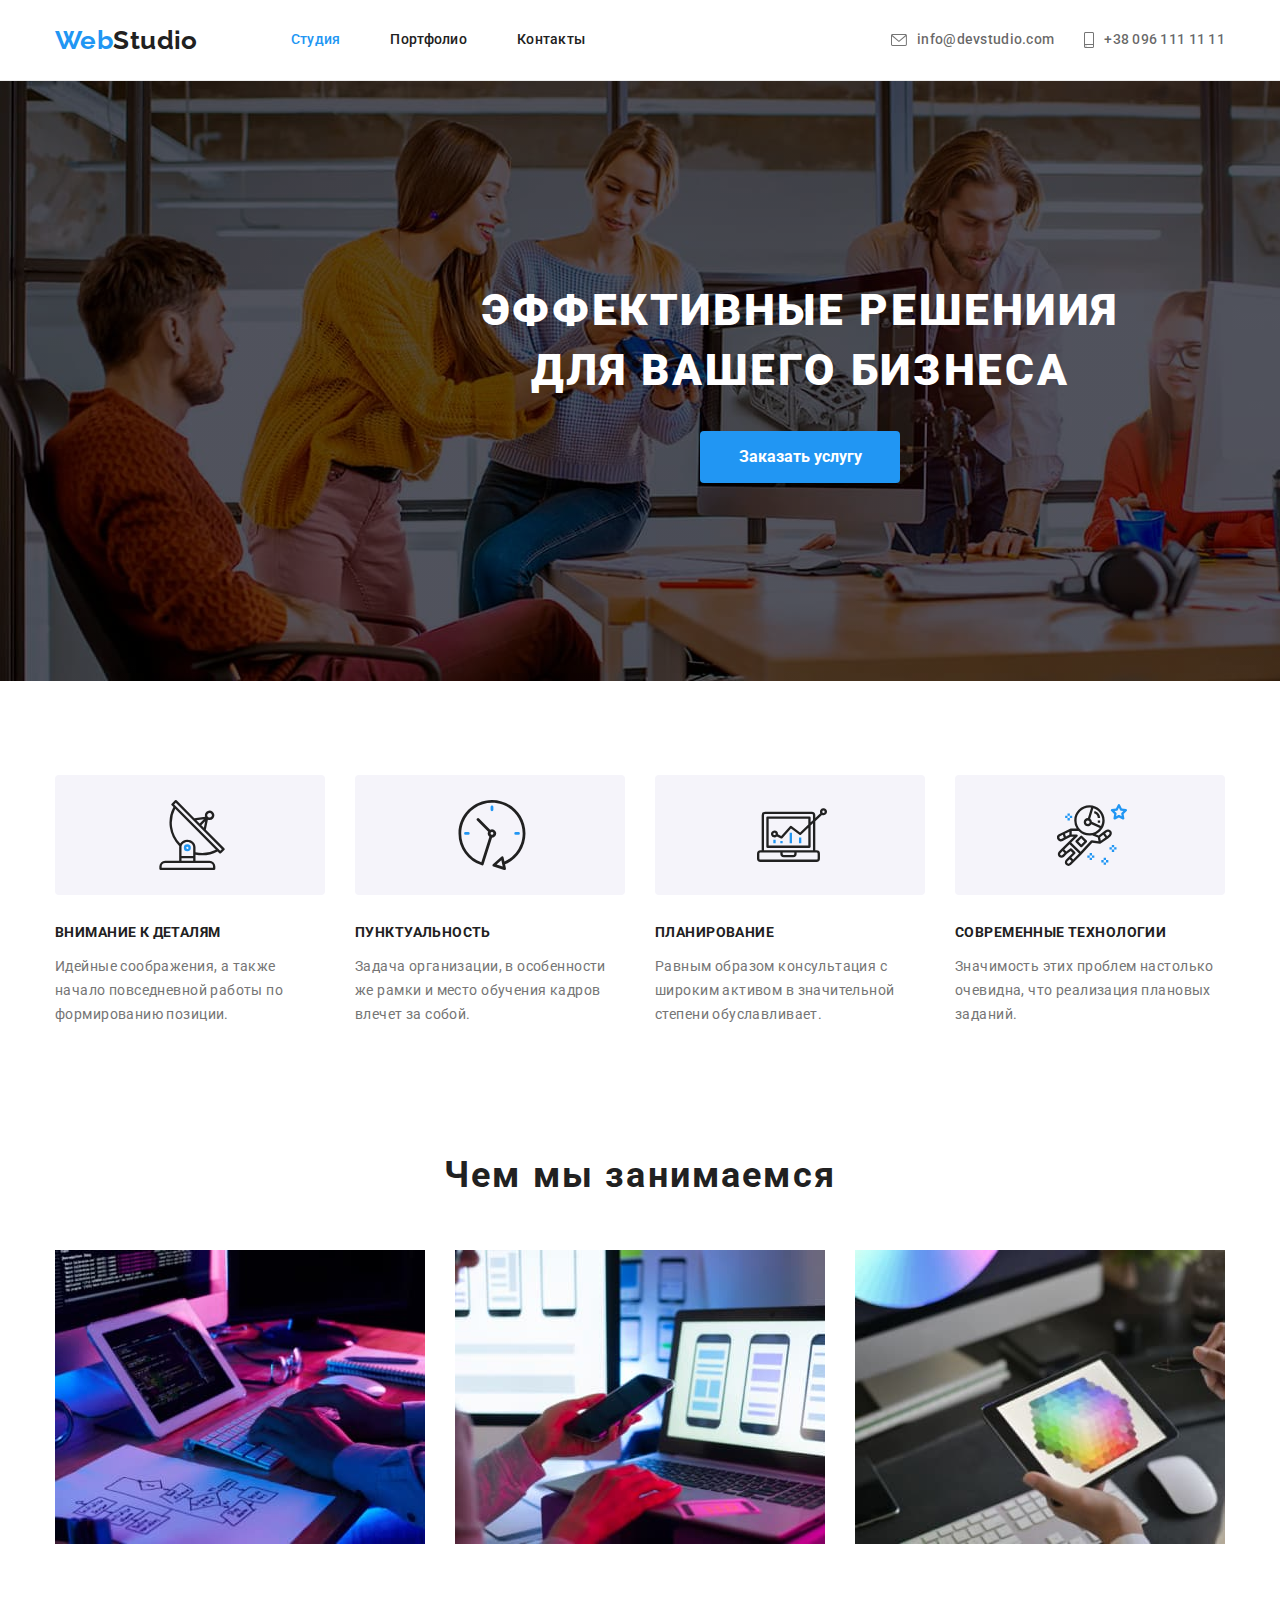
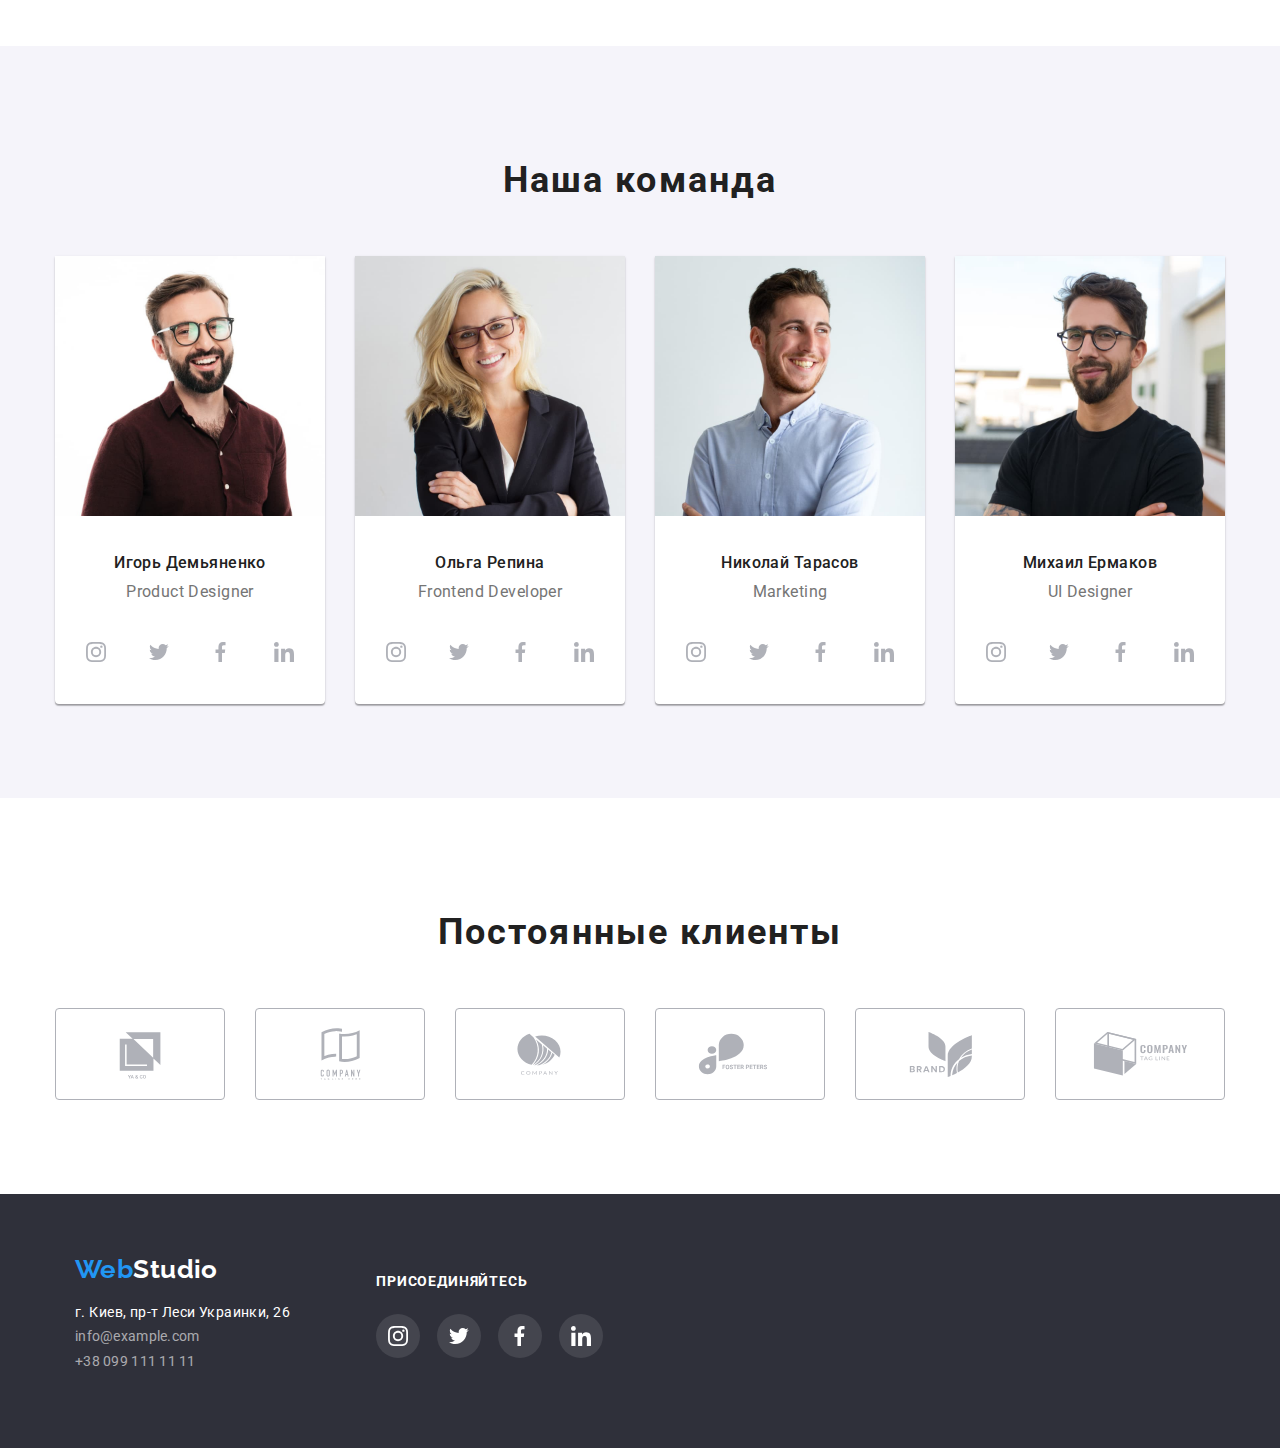
<file: index.html>
<!DOCTYPE html>
<html lang="ru">
  <head>
    <meta charset="UTF-8" />
    <meta http-equiv="X-UA-Compatible" content="IE=edge" />
    <meta name="viewport" content="width=device-width, initial-scale=1.0" />
    <title>WebStudio</title>
    <link
      href="https://fonts.googleapis.com/css2?family=Oleo+Script&family=Raleway:wght@700&family=Roboto:wght@400;500;700;900&display=swap"
      rel="stylesheet"
    />
    <link
      rel="stylesheet"
      href="https://cdnjs.cloudflare.com/ajax/libs/modern-normalize/1.1.0/modern-normalize.min.css"
    />
    <link rel="stylesheet" href="./css/styles.css" />
  </head>

  <body>
    <header class="header-border">
      <div class="container main-nav">
        <nav class="main-nav">
          <a class="first-letter" href="/"
            >Web<span class="second-letter first-letter">Studio</span></a
          >

          <ul class="site-nav list">
            <li class="item"><a class="link current" href="">Студия</a></li>
            <li class="item"><a class="link" href="./portfolio.html">Портфолио</a></li>
            <li class="item"><a class="link" href="">Контакты</a></li>
          </ul>
        </nav>

        <ul class="mail-phone-header link list">
          <li class="main-nav item">
            <a class="link icons-header current" href="mailto:info@devstudio.com">
              <svg class="first-icon" width="16" height="12">
                <use href="./images/icons.svg#envelope-hover"></use>
              </svg>
              info@devstudio.com
            </a>
          </li>
          <li class="main-nav item">
            <a class="link icons-header" href="tel:+380961111111">
              <svg class="first-icon" width="10" height="16">
                <use href="./images/icons.svg#smartphone"></use>
              </svg>
              +38 096 111 11 11</a
            >
          </li>
        </ul>
      </div>
    </header>

    <main>
      <section class="section padding overlay hero divide">
        <div class="container">
          <h1 class="hero-title">Эффективные решениия <br />для вашего бизнеса</h1>
          <button class="button" type="button">Заказать услугу</button>
        </div>
      </section>

      <section class="section">
        <div class="container">
          <ul class="feature-list list">
            <li class="item">
              <div class="feature-list-icon">
                <svg class="border-for-icon">
                  <use href="./images/icons.svg#antenna"></use>
                </svg>
              </div>
              <h3 class="title">ВНИМАНИЕ К ДЕТАЛЯМ</h3>
              <p class="feature-list-lower grey-text">
                Идейные соображения, а также начало повседневной работы по формированию позиции.
              </p>
            </li>
            <li class="item">
              <div class="feature-list-icon">
                <svg class="border-for-icon">
                  <use href="./images/icons.svg#clock"></use>
                </svg>
              </div>
              <h3 class="title">ПУНКТУАЛЬНОСТЬ</h3>
              <p class="feature-list-lower grey-text">
                Задача организации, в особенности же рамки и место обучения кадров влечет за собой.
              </p>
            </li>
            <li class="item">
              <div class="feature-list-icon">
                <svg class="border-for-icon">
                  <use href="./images/icons.svg#diagram"></use>
                </svg>
              </div>
              <h3 class="title">ПЛАНИРОВАНИЕ</h3>
              <p class="feature-list-lower grey-text">
                Равным образом консультация с широким активом в значительной степени обуславливает.
              </p>
            </li>
            <li class="item">
              <div class="feature-list-icon">
                <svg class="border-for-icon">
                  <use href="./images/icons.svg#astronaut"></use>
                </svg>
              </div>
              <h3 class="title">СОВРЕМЕННЫЕ ТЕХНОЛОГИИ</h3>
              <p class="feature-list-lower grey-text">
                Значимость этих проблем настолько очевидна, что реализация плановых заданий.
              </p>
            </li>
          </ul>
        </div>
      </section>

      <section class="divide section one-padding">
        <div class="container">
          <h2 class="divide-title">Чем мы занимаемся</h2>
          <ul class="list img-section">
            <li class="item">
              <img
                src="./images/close-up-image-programer-working-his-desk-office.jpg"
                alt="Программист за работой"
                width="370"
              />
            </li>
            <li class="item">
              <img
                src="./images/web-ui-designers-are-developing-application-smartphones-team-creators-is-working-interface-mobile-phones.jpg"
                alt="Дизайнер создает интерфейс для мобильного приложения"
                width="370"
              />
            </li>
            <li class="item">
              <img
                src="./images/creative-artist-web-design-with-working-colour-selection-graphic-tablet.jpg"
                alt="Дизайнер работает с цветовой гаммой на графическом планшете"
                width="370"
              />
            </li>
          </ul>
        </div>
      </section>

      <section class="divide section page-our-team">
        <div class="container">
          <h2 class="divide-title">Наша команда</h2>
          <ul class="card-set list">
            <li class="item">
              <figure>
                <figcaption>
                  <img
                    src="./images/Igor_Demyanenko.jpg"
                    alt="Игорь Демьяненко-дизайнер продукта"
                    width="270"
                  />
                  <h4 class="second-divide-title">Игорь Демьяненко</h4>
                  <p class="third-divide-title">Product Designer</p>
                </figcaption>
              </figure>
              <ul class="block-icon list">
                <li class="icons-footer">
                  <a href="icons-footer">
                    <svg class="icon" width="20" height="20">
                      <use href="./images/icons.svg#instagram"></use>
                    </svg>
                  </a>
                </li>
                <li class="icons-footer">
                  <a href="icons-footer">
                    <svg class="icon" width="20" height="20">
                      <use href="./images/icons.svg#Twitter"></use>
                    </svg>
                  </a>
                </li>
                <li class="icons-footer">
                  <a href="icons-footer">
                    <svg class="icon" width="20" height="20">
                      <use href="./images/icons.svg#Facebook"></use>
                    </svg>
                  </a>
                </li>
                <li class="icons-footer">
                  <a href="icons-footer">
                    <svg class="icon" width="20" height="20">
                      <use href="./images/icons.svg#linkedin"></use>
                    </svg>
                  </a>
                </li>
              </ul>
            </li>

            <li class="item">
              <figure>
                <img
                  src="./images/Olga_Repina.jpg"
                  alt="Ольга Репина-фронтенд-разработчик"
                  width="270"
                />
                <figcaption>
                  <h4 class="second-divide-title">Ольга Репина</h4>
                  <p class="third-divide-title">Frontend Developer</p>
                </figcaption>
              </figure>
              <ul class="block-icon list">
                <li class="icons-footer">
                  <a href="icons-footer">
                    <svg class="icon" width="20" height="20">
                      <use href="./images/icons.svg#instagram"></use>
                    </svg>
                  </a>
                </li>
                <li class="icons-footer">
                  <a href="icons-footer">
                    <svg class="icon" width="20" height="20">
                      <use href="./images/icons.svg#Twitter"></use>
                    </svg>
                  </a>
                </li>
                <li class="icons-footer">
                  <a href="icons-footer">
                    <svg class="icon" width="20" height="20">
                      <use href="./images/icons.svg#Facebook"></use>
                    </svg>
                  </a>
                </li>
                <li class="icons-footer">
                  <a href="icons-footer">
                    <svg class="icon" width="20" height="20">
                      <use href="./images/icons.svg#linkedin"></use>
                    </svg>
                  </a>
                </li>
              </ul>
            </li>

            <li class="item">
              <figure>
                <img
                  src="./images/Nikolai_Tarasov.jpg"
                  alt="Николай Тарасов-маркетинг"
                  width="270"
                />
                <figcaption>
                  <h4 class="second-divide-title">Николай Тарасов</h4>
                  <p class="third-divide-title">Marketing</p>
                </figcaption>
              </figure>
              <ul class="block-icon list">
                <li class="icons-footer">
                  <a href="icons-footer">
                    <svg class="icon" width="20" height="20">
                      <use href="./images/icons.svg#instagram"></use>
                    </svg>
                  </a>
                </li>
                <li class="icons-footer">
                  <a href="icons-footer">
                    <svg class="icon" width="20" height="20">
                      <use href="./images/icons.svg#Twitter"></use>
                    </svg>
                  </a>
                </li>
                <li class="icons-footer">
                  <a href="icons-footer">
                    <svg class="icon" width="20" height="20">
                      <use href="./images/icons.svg#Facebook"></use>
                    </svg>
                  </a>
                </li>
                <li class="icons-footer">
                  <a href="icons-footer">
                    <svg class="icon" width="20" height="20">
                      <use href="./images/icons.svg#linkedin"></use>
                    </svg>
                  </a>
                </li>
              </ul>
            </li>

            <li class="item">
              <figure>
                <img
                  src="./images/Mikhail_Ermakov.jpg"
                  alt="Михаил Ермаков-дизайнер пользовательского интерфейса"
                  width="270"
                />
                <figcaption>
                  <h4 class="second-divide-title">Михаил Ермаков</h4>
                  <p class="third-divide-title">UI Designer</p>
                </figcaption>
              </figure>
              <ul class="block-icon list">
                <li class="icons-footer">
                  <a href="icons-footer">
                    <svg class="icon" width="20" height="20">
                      <use href="./images/icons.svg#instagram"></use>
                    </svg>
                  </a>
                </li>
                <li class="icons-footer">
                  <a href="icons-footer">
                    <svg class="icon" width="20" height="20">
                      <use href="./images/icons.svg#Twitter"></use>
                    </svg>
                  </a>
                </li>
                <li class="icons-footer">
                  <a href="icons-footer">
                    <svg class="icon" width="20" height="20">
                      <use href="./images/icons.svg#Facebook"></use>
                    </svg>
                  </a>
                </li>
                <li class="icons-footer">
                  <a href="icons-footer">
                    <svg class="icon" width="20" height="20">
                      <use href="./images/icons.svg#linkedin"></use>
                    </svg>
                  </a>
                </li>
              </ul>
            </li>
          </ul>
        </div>
      </section>

      <section class="divide section">
        <div class="container">
          <h2 class="divide-title">Постоянные клиенты</h2>
          <ul class="regular-customers list">
            <li class="logo-companies-icons">
              <svg class="logo" width="106" height="60">
                <use href="./images/icons.svg#Logo"></use>
              </svg>
            </li>
            <li class="logo-companies-icons">
              <svg class="logo" width="106" height="60">
                <use href="./images/icons.svg#Logo-1"></use>
              </svg>
            </li>
            <li class="logo-companies-icons">
              <svg class="logo" width="106" height="60">
                <use href="./images/icons.svg#Logo-2"></use>
              </svg>
            </li>
            <li class="logo-companies-icons">
              <svg class="logo" width="106" height="60">
                <use href="./images/icons.svg#Logo-3"></use>
              </svg>
            </li>
            <li class="logo-companies-icons">
              <svg class="logo" width="106" height="60">
                <use href="./images/icons.svg#Logo-4"></use>
              </svg>
            </li>
            <li class="logo-companies-icons">
              <svg class="logo" width="106" height="60">
                <use href="./images/icons.svg#Logo-5"></use>
              </svg>
            </li>
          </ul>
        </div>
      </section>
    </main>

    <footer class="works">
      <div class="container">
        <div class="flex-box">
          <div class="logo-footer">
            <div style="margin-bottom: 20px">
              <a class="first-letter" href=""
                >Web<span class="third-letter first-letter">Studio</span></a
              >
            </div>

            <address>
              <ul class="mail-phone-footer link list">
                <li class="adress item">г. Киев, пр-т Леси Украинки, 26</li>
                <li class="item">
                  <a class="link" href="mailto:info@example.com">info@example.com</a>
                </li>
                <li class="item"><a class="link" href="tel:+380991111111">+38 099 111 11 11</a></li>
              </ul>
            </address>
          </div>

          <div>
            <h2 class="header-footer">ПРИСОЕДИНЯЙТЕСЬ</h2>
            <ul class="list list-button">
              <li class="icons-footer" style="margin-right: 17px">
                <a href="">
                  <svg class="icon color-footer-icons" width="20" height="20">
                    <use href="./images/icons.svg#instagram"></use>
                  </svg>
                </a>
              </li>
              <li class="icons-footer" style="margin-right: 17px">
                <a href="">
                  <svg class="icon color-footer-icons" width="20" height="20">
                    <use href="./images/icons.svg#Twitter"></use>
                  </svg>
                </a>
              </li>
              <li class="icons-footer" style="margin-right: 17px">
                <a href="">
                  <svg class="icon color-footer-icons" width="20" height="20">
                    <use href="./images/icons.svg#Facebook"></use>
                  </svg>
                </a>
              </li>
              <li class="icons-footer">
                <a href="">
                  <svg class="icon color-footer-icons" width="20" height="20">
                    <use href="./images/icons.svg#linkedin"></use>
                  </svg>
                </a>
              </li>
            </ul>
          </div>
        </div>
      </div>
    </footer>
  </body>
</html>
</file>
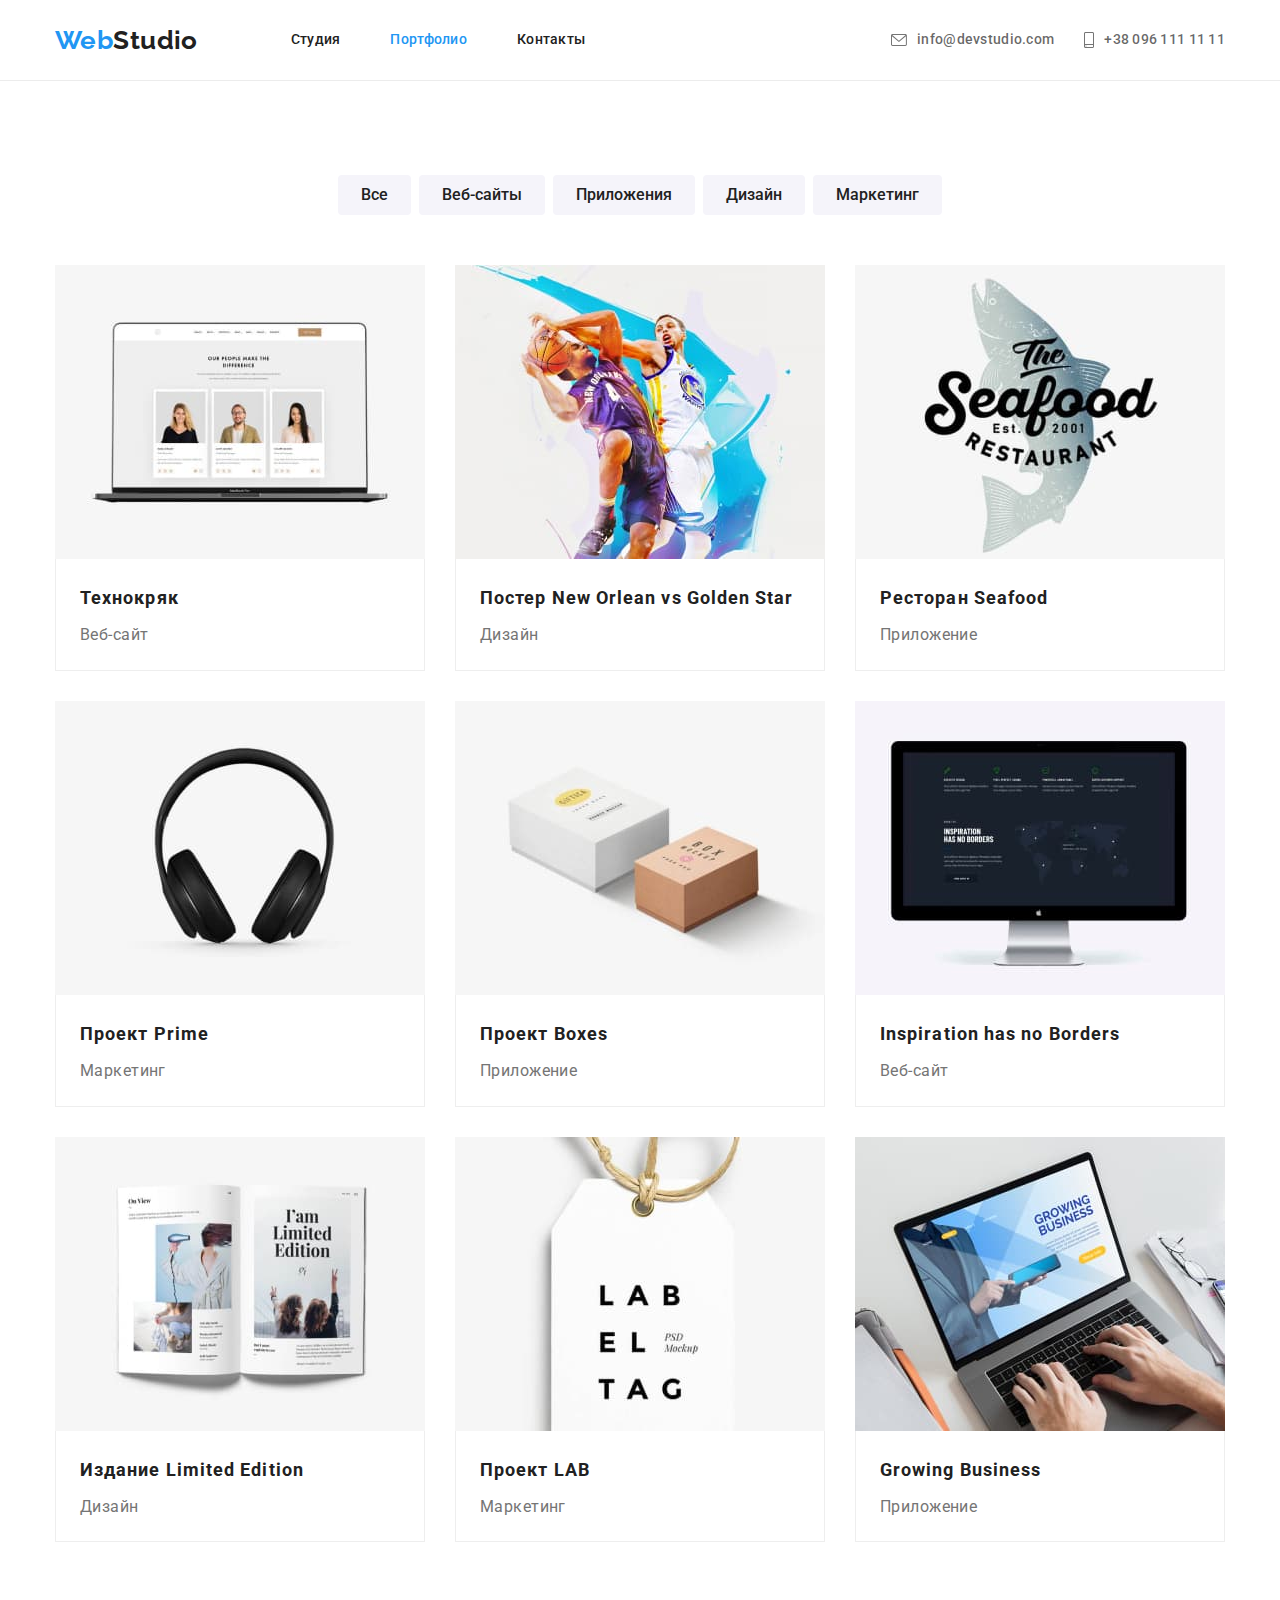
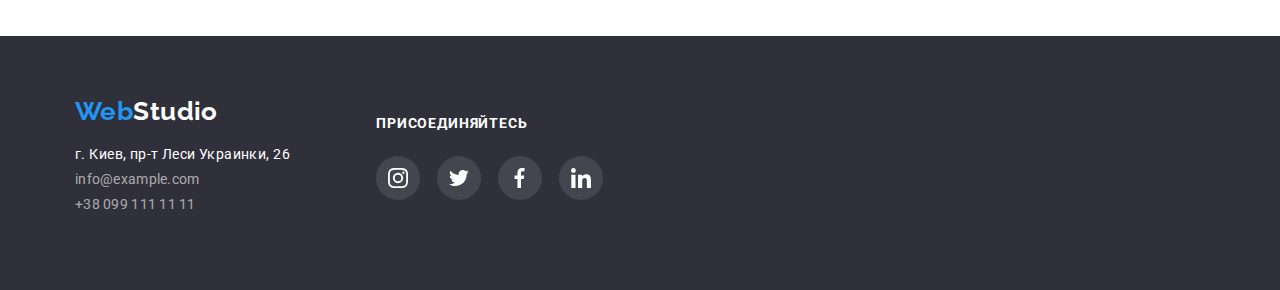
<file: portfolio.html>
<!DOCTYPE html>
<html lang="ru">
  <head>
    <meta charset="UTF-8" />
    <meta http-equiv="X-UA-Compatible" content="IE=edge" />
    <meta name="viewport" content="width=device-width, initial-scale=1.0" />
    <title>WebStudio</title>
    <link
      href="https://fonts.googleapis.com/css2?family=Oleo+Script&family=Raleway:wght@700&family=Roboto:wght@400;500;700;900&display=swap"
      rel="stylesheet"
    />
    <link
      rel="stylesheet"
      href="https://cdnjs.cloudflare.com/ajax/libs/modern-normalize/1.1.0/modern-normalize.min.css"
    />
    <link rel="stylesheet" href="./css/styles.css" />
  </head>

  <body>
    <header class="header-border">
      <div class="container main-nav">
        <nav class="main-nav">
          <a class="first-letter" href="/"
            >Web<span class="second-letter first-letter">Studio</span></a
          >

          <ul class="site-nav list">
            <li class="item"><a class="link" href="./index.html">Студия</a></li>
            <li class="item"><a class="link current" href="">Портфолио</a></li>
            <li class="item"><a class="link" href="">Контакты</a></li>
          </ul>
        </nav>

        <ul class="mail-phone-header link list">
          <li class="main-nav item">
            <a class="link icons-header current" href="mailto:info@devstudio.com">
              <svg class="first-icon" width="16" height="12">
                <use href="./images/icons.svg#envelope-hover"></use>
              </svg>
              info@devstudio.com
            </a>
          </li>
          <li class="main-nav item">
            <a class="link icons-header" href="tel:+380961111111">
              <svg class="first-icon" width="10" height="16">
                <use href="./images/icons.svg#smartphone"></use>
              </svg>
              +38 096 111 11 11</a
            >
          </li>
        </ul>
      </div>
    </header>

    <main>
      <section class="section one-padding-portfolio">
        <div class="container">
          <!--Скрытый заголовок это будет -->
          <h1 hidden>Cекция кнопок</h1>
          <ul class="list-button list">
            <li class="item">
              <button class="button-portfolio current" type="button">Все</button>
            </li>
            <li class="item">
              <button class="button-portfolio" type="button">Веб-сайты</button>
            </li>
            <li class="item">
              <button class="button-portfolio" type="button">Приложения</button>
            </li>
            <li class="item">
              <button class="button-portfolio" type="button">Дизайн</button>
            </li>
            <li class="item">
              <button class="button-portfolio" type="button">Маркетинг</button>
            </li>
          </ul>
        </div>
      </section>

      <section class="section one-padding feature-list-portfolio">
        <div class="container">
          <ul class="card-set-portfolio list">
            <li class="item">
              <figure>
                <img src="./images/web-site.jpg" alt="Технокряк" width="370" />
                <figcaption class="border-figcaption">
                  <h2>Технокряк</h2>
                  <p class="feature-list-portfolio-lower-text">Веб-сайт</p>
                </figcaption>
              </figure>
            </li>

            <li class="item">
              <figure>
                <img
                  src="./images/basketball_players.jpg"
                  alt="Постер New Orlean vs Golden Star"
                  width="370"
                />
                <figcaption class="border-figcaption">
                  <h2>Постер New Orlean vs Golden Star</h2>
                  <p class="feature-list-portfolio-lower-text">Дизайн</p>
                </figcaption>
              </figure>
            </li>

            <li class="item">
              <figure>
                <img
                  src="./images/seafood_restaurant_logo.jpg"
                  alt="Ресторан Seafood"
                  width="370"
                />
                <figcaption class="border-figcaption">
                  <h2>Ресторан Seafood</h2>
                  <p class="feature-list-portfolio-lower-text">Приложение</p>
                </figcaption>
              </figure>
            </li>

            <li class="item">
              <figure>
                <img src="./images/headphones.jpg" alt="Проект Prime" width="370" />
                <figcaption class="border-figcaption">
                  <h2>Проект Prime</h2>
                  <p class="feature-list-portfolio-lower-text">Маркетинг</p>
                </figcaption>
              </figure>
            </li>

            <li class="item">
              <figure>
                <img src="./images/project_boxes.jpg" alt="Проект Boxes" width="370" />
                <figcaption class="border-figcaption">
                  <h2>Проект Boxes</h2>
                  <p class="feature-list-portfolio-lower-text">Приложение</p>
                </figcaption>
              </figure>
            </li>

            <li class="item">
              <figure>
                <img
                  src="./images/inspiration_has_no_borders.jpg"
                  alt="Inspiration has no Borders"
                  width="370"
                />
                <figcaption class="border-figcaption">
                  <h2>Inspiration has no Borders</h2>
                  <p class="feature-list-portfolio-lower-text">Веб-сайт</p>
                </figcaption>
              </figure>
            </li>

            <li class="item">
              <figure>
                <img src="./images/limited_edition.jpg" alt="Издание Limited Edition" width="370" />
                <figcaption class="border-figcaption">
                  <h2>Издание Limited Edition</h2>
                  <p class="feature-list-portfolio-lower-text">Дизайн</p>
                </figcaption>
              </figure>
            </li>

            <li class="item">
              <figure>
                <img src="./images/lab.jpg" alt="Проект LAB" width="370" />
                <figcaption class="border-figcaption">
                  <h2>Проект LAB</h2>
                  <p class="feature-list-portfolio-lower-text">Маркетинг</p>
                </figcaption>
              </figure>
            </li>

            <li class="item">
              <figure>
                <img src="./images/growing_business.jpg" alt="Growing Business" width="370" />
                <figcaption class="border-figcaption">
                  <h2>Growing Business</h2>
                  <p class="feature-list-portfolio-lower-text">Приложение</p>
                </figcaption>
              </figure>
            </li>
          </ul>
        </div>
      </section>
    </main>

    <footer class="works">
      <div class="container">
        <div class="flex-box">
          <div class="logo-footer">
            <div style="margin-bottom: 20px">
              <a class="first-letter" href=""
                >Web<span class="third-letter first-letter">Studio</span></a
              >
            </div>

            <address>
              <ul class="mail-phone-footer link list">
                <li class="adress item">г. Киев, пр-т Леси Украинки, 26</li>
                <li class="item">
                  <a class="link" href="mailto:info@example.com">info@example.com</a>
                </li>
                <li class="item"><a class="link" href="tel:+380991111111">+38 099 111 11 11</a></li>
              </ul>
            </address>
          </div>

          <div>
            <h2 class="header-footer">ПРИСОЕДИНЯЙТЕСЬ</h2>
            <ul class="list list-button">
              <li class="icons-footer" style="margin-right: 17px">
                <a href="">
                  <svg class="icon color-footer-icons" width="20" height="20">
                    <use href="./images/icons.svg#instagram"></use>
                  </svg>
                </a>
              </li>
              <li class="icons-footer" style="margin-right: 17px">
                <a href="">
                  <svg class="icon color-footer-icons" width="20" height="20">
                    <use href="./images/icons.svg#Twitter"></use>
                  </svg>
                </a>
              </li>
              <li class="icons-footer" style="margin-right: 17px">
                <a href="">
                  <svg class="icon color-footer-icons" width="20" height="20">
                    <use href="./images/icons.svg#Facebook"></use>
                  </svg>
                </a>
              </li>
              <li class="icons-footer">
                <a href="">
                  <svg class="icon color-footer-icons" width="20" height="20">
                    <use href="./images/icons.svg#linkedin"></use>
                  </svg>
                </a>
              </li>
            </ul>
          </div>
        </div>
      </div>
    </footer>
  </body>
</html>
</file>
<file: css/styles.css>
/*цвет основного текста background: #212121;*/
/*вторичный цвет текста background: #757575;*/
/*белый #FFFFFF*/
/*акцент #2196f3*/
/*вторичный цвет фона #F5F4FA*/

:root {
  --primary-text-color: #212121;
  --title-text-color: #757575;
  --accent-color: #2196f3;
  --primary-white-color: #ffffff;
  --second-background-color: #2F303A;
  --button-portfolio-background-color: #F5F4FA;
  --mail-phone-header-button: rgba(0, 0, 0, 0.6);
  --mail-phone-footer-button: rgba(255, 255, 255, 0.6);
  --card-set-icon-color:  #AFB1B8;
  --footer-icons-color: rgba(255, 255, 255, 0.1);
}

*,
*::before,
*::after {
  box-sizing: border-box;
}

.flex-box {
  display: flex;
}

body {
  background-color: var(--primary-white-color);
  color: var(--primary-text-color);
  font-family: Roboto, sans-serif;
  font-size: 14px;
  line-height: 1.71;
  letter-spacing: 0.03em;
}

.container{
  margin-left: auto;
  margin-right: auto;
  padding-left: 15px;
  padding-right: 15px;
  width: 1200px;
}

/*логотип first second third*/

.first-letter {
  color: var(--accent-color);
  font-family: Raleway, sans-serif;
  font-weight: 700;
  font-size: 26px;
  line-height: 1.19;
  text-decoration: none;
}

.second-letter {
  color: var(--primary-text-color);
}

.third-letter {
  color: var(--primary-white-color);

}

/*list список*/

.list {
  padding: 0;
  margin: 0;
  list-style: none;
}


/*Page our team*/
.page-our-team{
  background-color: var(--button-portfolio-background-color)
}

/*main-nav*/
.main-nav {
  display: flex;
  align-items: center;
}

/*Site nav*/
.site-nav{
  display: flex;
  margin-left: 93px;
}

.site-nav .item + .item {
  margin-left: 50px;
}

.site-nav .link {
  display: block;
  padding-top: 32px;
  padding-bottom: 32px;

  color: var(--primary-text-color);

  font-weight: 500;
  font-size: 14px;
  line-height: 1.14;
  letter-spacing: 0.02em;
  text-decoration: none;
}

.site-nav .link:hover,
.site-nav .link:focus {
  color: var(--accent-color);
}

.site-nav .link.current {
  color: var(--accent-color);
}

/*телефон и почта для хедера */

.mail-phone-header{
  display: flex;
  margin-left: auto;
}

.mail-phone-header .item + .item {
  display: flex;
  margin-left: 30px;
  justify-content: space-between;
  align-content: flex-end;
}

.mail-phone-header .link {
  display: contents;
  color: var(--mail-phone-header-button);

  font-style: normal;
  font-weight: 500;
  font-size: 14px;
  line-height: 1.14;
  letter-spacing: 0.02em;
  text-decoration: none;
}

.mail-phone-header .link:hover,
.mail-phone-header .link:focus {
  color: var(--accent-color);
}

.icons-header{
  display: flex;
  fill: var(--title-text-color);
  cursor: pointer;
  flex-direction: row;
  align-items: center;
}

.first-icon{
  margin-right: 10px;
}


.icons-header:hover{
  fill: var(--accent-color);
}




.header-border{
  border-bottom:  1px solid #ECECEC;
}

/*телефон и почта для футера */
.block-icon{
  display: flex;
  justify-content: space-evenly
}


.mail-phone-footer .item{
  margin-top: 0px;
  margin-bottom: 9px;
}

.mail-phone-footer .link {
  color: var(--mail-phone-footer-button);
  font-style: normal;
  font-size: 14px;
  line-height: 1.14;
  letter-spacing: 0.02em;
  text-decoration: none;
}

.mail-phone-footer .link:hover,
.mail-phone-footer .link:focus {
  color: var(--accent-color);
}


.header-footer{
  margin-left: 0;
  margin-bottom: 20px;
  color: var(--primary-white-color); 
 font-size: 14px;
  font-style: normal; 
  line-height: 1.14;
  padding-left: 0;
}

.logo-footer{
  width: 231px;
  margin-left: 0;
  margin-right: 70px;

  color: var(--primary-white-color);

  font-style: normal;
  line-height: 1.14;
}

.adress {
  color: var(--primary-white-color);
  font-style: normal;
  width: 231px;
  margin-left: 0;
  margin-right: 0;
}

.icons-footer{
  display: flex;
  border: none;
  margin-bottom: 30px;
  width: 44px;
  height: 44px;
  border-radius: 50%;
  background-color: var(--footer-icons-color);
  cursor: pointer;
  fill: var(--card-set-icon-color);
  align-items: center;
  justify-content: center;
}
.icons-footer:hover{
  fill: var(--primary-white-color);
  background-color: var(--accent-color);
}

.hero{
  text-align: center;
}

.hero-title {
  margin-top: 0;
  margin-bottom: 30px;
  text-transform: uppercase;

  color: var(--primary-white-color);
  font-weight: 900;
  font-size: 44px;
  line-height: 1.36;
  letter-spacing: 0.06em;
}

.img-section{
  display: flex;
  flex-wrap: wrap;
  margin-top: 0;
  margin-bottom: 0;}
  
.img-section .item {
  width: 370px;
}

.img-section .item + .item {
  margin-left: 30px;
}


.card-set {
  display: flex;
  flex-wrap: wrap;
}

figure {
  margin-left: 0;
  margin-right: 0;
  margin-top: 0px;
  margin-bottom: 0;
}

.card-set .item {
  background: #FFFFFF;
  box-shadow: 0px 1px 3px rgba(0, 0, 0, 0.12), 
  0px 1px 1px rgba(0, 0, 0, 0.14),
  0px 2px 1px rgba(0, 0, 0, 0.2);
  border-radius: 0px 0px 4px 4px;
  width: 270px;
}


.card-set .item + .item {
  margin-left: 30px;
}

/*icons for card-set index*/
/* Этот класс раньше использовался для кнопок в социальные сети больше его нет*/
.card-set-icon{
  border: none;
  margin-bottom: 30px;
  width: 44px;
  height: 44px;
  border-radius: 50%;
  background-color: var(--footer-icons-color);
  cursor: pointer;
  fill: var(--primary-white-color);
  align-items: center;
  justify-content: center;
}
.card-set-icon:hover{
  fill: var(--primary-white-color);
  background-color: var(--accent-color);
}

.icon{
  display: block;
}



.icons-comand:hover{
  fill:var(--primary-white-color)
}


.color-footer-icons{
  fill: #ffffff;
}





/*под вопросом!!!!!!!!!!!!!!!!!!!!!*/
.logo-companies-icons{
  width: 170px;
  height: 92px;
  fill: var(--card-set-icon-color);
  border: 1px solid #AFB1B8;
  border-radius: 4px;
  cursor: pointer;
}

.logo{
  margin-left: 32px;
  margin-top: 16px;
}


.logo-companies-icons:hover{
  fill: var(--accent-color);
  border: 1px solid var(--accent-color)
}
/*!!!!!!!!!!!!*/





/*card set for portfolio*/

.card-set-portfolio {
  display: flex;
  flex-wrap: wrap;
  margin-left: -30px;
  margin-top: -30px;
  
}

.card-set-portfolio .item {
  margin-left: 30px;
  margin-top: 30px;
  flex-basis: calc((100% - 90px) / 3);
  width: 370px;
  justify-content: center;
  cursor: pointer;
}

.card-set-portfolio .item:hover{
  box-shadow: 0px 1px 1px rgba(0, 0, 0, 0.12), 0px 4px 4px rgba(0, 0, 0, 0.06), 1px 4px 6px rgba(0, 0, 0, 0.16);
}

.border-figcaption
{
  margin-top: -20px;
  padding-top: 13px;
  border-left: 1px solid #EEEEEE;
  border-right: 1px solid #EEEEEE;
  border-bottom: 1px solid #EEEEEE;
}


.divide-title {
  margin-top: 0;
  margin-bottom: 50px;

  
  text-align: center;

  font-weight: 700;
  font-size: 36px;
  line-height: 1.16;
}

.second-divide-title {
  margin-top: 30px;
  margin-bottom: 10px;

  text-align: center;

  font-weight: 500;
  font-size: 16px;
  line-height: 1.18;
}

.third-divide-title {
  margin-top: 0;
  margin-bottom: 28px;

  text-align: center;

  color: var(--title-text-color);
  font-size: 16px;
  line-height: 1.18;
}

.regular-customers{
  display: flex;
  justify-content: space-between;
}
/*Works*/


.works{
  display: flex;
  background-color: #2F303A;
  padding: 60px;
}

/*Section*/
.section{
  padding-top: 94px;
  padding-bottom: 94px;
}
.section.no-padding{
  padding-top: 0;
  padding-bottom: 0;
}

.section.one-padding{
  padding-top: 0;
  padding-bottom: 94px;
}

.section.padding {
  background-color: #2F303A;
  padding: 200px;
}

.section.one-padding-portfolio {
  padding-top: 94px;
  padding-bottom: 0;
}
/*Features*/

/*For index*/

.feature-list .title {
  margin-top: 0;
  margin-bottom: 10;
  font-weight: 700;
  font-size: 14px;
  line-height: 1.14;
}

.feature-list{
  display: flex;
  flex-wrap: wrap;
}

.feature-list .item{
  width: 270px;
}
.feature-list .item + .item {
  margin-left: 30px;
}

/*first icon*/

.feature-list-icon{
  margin-bottom: 30px;
  width: 270px;
  height: 120px;
  border-radius: 4px;
  background: var(--button-portfolio-background-color)

}

.border-for-icon{
  margin-left: 102px;
  margin-top: 25px;
  margin-bottom: 25px;
  width: 70px;
  height: 70px;
}




.feature-list-lower .title {
  line-height: 1.71;
}

.grey-text{
  color: var(--title-text-color);
}


/*For portfolio*/

.feature-list-portfolio .title, h2 {
  margin-top: 0;
  margin-bottom: 0;
  padding-top: 20px;
  padding-bottom: 4px;
  font-weight: 700;
  font-size: 18px;
  line-height: 2;
  letter-spacing: 0.06em;
}

.feature-list-portfolio-lower-text ,h2 {
  padding-left: 24px;
  padding-right: 24px;
}

.feature-list-portfolio-lower-text{
  margin-top: 0;
  margin-bottom: 0;
  padding-bottom: 20px;

  color: var(--title-text-color);

  font-size: 16px;
  line-height: 1.87;
}

/*Button*/
.button {
  display: inline-block;
  border-radius: 4px;
  padding: 10px 32px;
  min-width: 200px;
  border: 1px solid transparent;

  color: var(--primary-white-color);
  background-color: var(--accent-color);

  font-family: Roboto, sans-serif;
  font-weight: 700;
  font-size: 16px;
  line-height: 1.875;
  cursor: pointer;
  text-align: center;
}

.list-button{
  display: flex;
  justify-content: center;
}

.list-button .item + .item{
  margin-left: 8px;
}

.button-portfolio {
  margin-bottom: 50px;
  border-radius: 4px;
  padding: 6px 22px;
  min-width: 73px;
  border: 1px solid transparent;

  color: var(--primary-text-color);
  background-color: var(--button-portfolio-background-color);

  font-family: Roboto, sans-serif;
  font-weight: 500;
  font-size: 16px;
  line-height: 1.625;
  cursor: pointer;
}


.button-portfolio:hover,
.button-portfolio:focus {
  background-color: var(--accent-color);
  color: var(--primary-white-color);
  box-shadow: 0px 3px 1px rgba(0, 0, 0, 0.1), 0px 1px 2px rgba(0, 0, 0, 0.08), 0px 2px 2px rgba(0, 0, 0, 0.12)
  }

/*OVERlay*/
.overlay{
  max-width: 1600px;
  height: 600px;
  margin-left: auto;
  margin-right: auto;
  background-image: linear-gradient(to right, rgba(0,0,0,0.4), rgba(0,0,0,0.4)),url('../images/header.jpg');
  background-repeat: no-repeat;
  background-size: cover;
}
</file>
